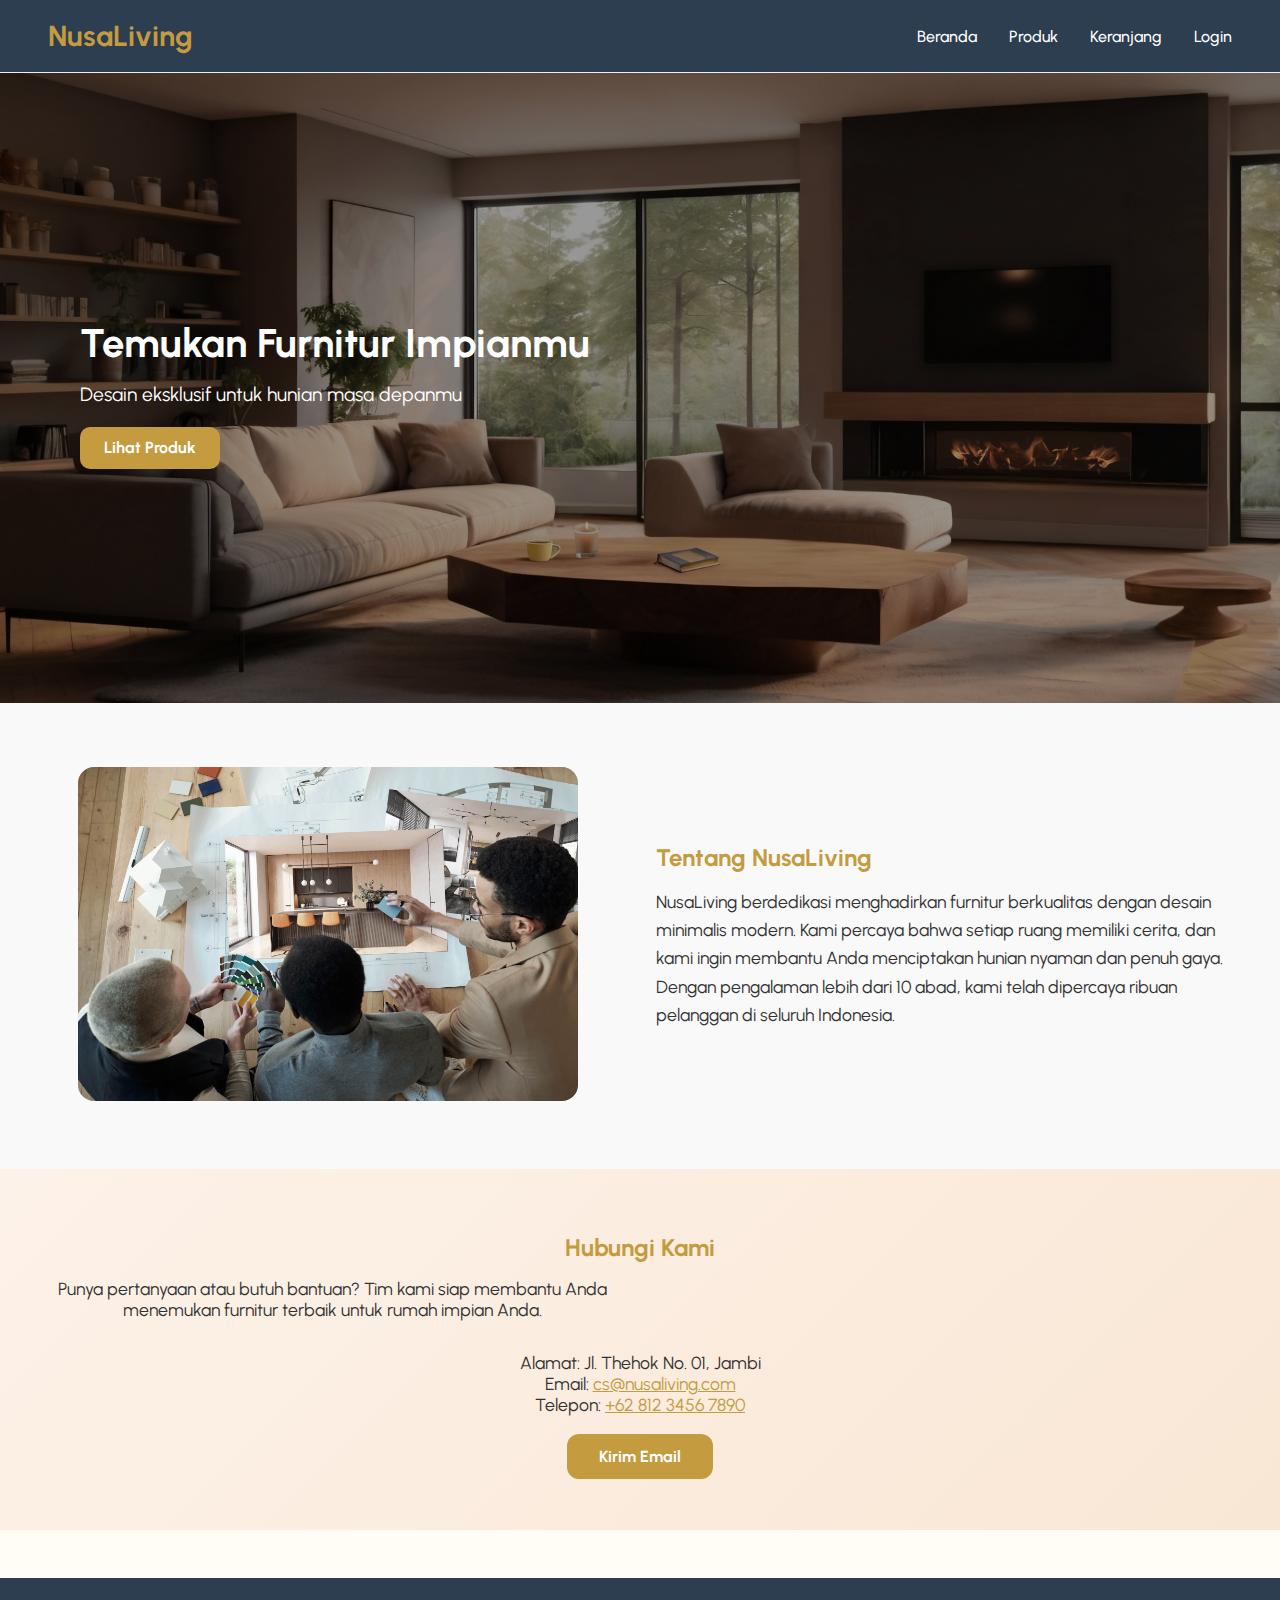
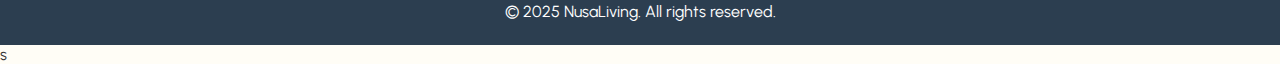
<file: index.html>
<!DOCTYPE html>
<html lang="id">
<head>
  <meta charset="UTF-8" />
  <meta name="viewport" content="width=device-width, initial-scale=1.0"/>
  <title>Beranda - NusaLiving</title>
  <link rel="stylesheet" href="style.css" />
  <link href="https://fonts.googleapis.com/css2?family=Urbanist:wght@400;600;700&display=swap" rel="stylesheet">
</head>
<body>
  <!-- Header -->
  <header>
    <div class="brand">NusaLiving</div>
    <nav>
      <ul>
        <li><a href="index.html">Beranda</a></li>
        <li><a href="produk.html">Produk</a></li>
        <li><a href="keranjang.html">Keranjang</a></li>
        <li><a href="login.html">Login</a></li>
      </ul>
    </nav>
  </header>
  
  <!-- Hero Section -->
  <section class="hero">
    <div class="hero-text">
      <h1>Temukan Furnitur Impianmu</h1>
      <p>Desain eksklusif untuk hunian masa depanmu</p>
      <a href="produk.html" class="cta">Lihat Produk</a>
    </div>
  </section>

  <!-- Tentang Kami -->
  <section style="padding: 4rem 2rem; display: flex; flex-wrap: wrap; align-items: center; gap: 2rem; background-color: #f9f9f9;">
    <div style="flex: 1; min-width: 280px; text-align: center;">
      <img src="img/tentang.jpg" alt="Tentang Kami" style="width: 100%; max-width: 500px; border-radius: 16px;"/>
    </div>
    <div style="flex: 1; min-width: 280px; text-align: left;">
      <h2 style="color: #c49b3f; margin-bottom: 1rem;">Tentang NusaLiving</h2>
      <p style="font-size: 1.1rem; line-height: 1.6;">
        NusaLiving berdedikasi menghadirkan furnitur berkualitas dengan desain minimalis modern.
        Kami percaya bahwa setiap ruang memiliki cerita, dan kami ingin membantu Anda menciptakan hunian nyaman dan penuh gaya.
        Dengan pengalaman lebih dari 10 abad, kami telah dipercaya ribuan pelanggan di seluruh Indonesia.
      </p>
    </div>
  </section>

  <!-- Kontak -->
  <section style="padding: 4rem 2rem; text-align: center; background: linear-gradient(135deg, #fdf2e9, #f9e7d5);">
    <h2 style="color: #c49b3f; margin-bottom: 1rem;">Hubungi Kami</h2>
    <p style="font-size: 1.1rem; max-width: 600px; margin: auto 0 2rem;">
      Punya pertanyaan atau butuh bantuan? Tim kami siap membantu Anda menemukan furnitur terbaik untuk rumah impian Anda.
    </p>
    <p style="font-size: 1.1rem;">Alamat: Jl. Thehok No. 01, Jambi</p>
    <p style="font-size: 1.1rem;">Email: <a href="mailto:cs@nusliving.com" style="color: #c49b3f; text-decoration: underline;">cs@nusaliving.com</a></p>
    <p style="font-size: 1.1rem;">Telepon: <a href="tel:+6281234567890" style="color: #c49b3f; text-decoration: underline;">+62 812 3456 7890</a></p>
    <div style="margin-top: 2rem;">
      <a href="mailto:cs@nusliving.com" style="background-color: #c49b3f; color: white; padding: 0.8rem 2rem; border-radius: 12px; font-weight: 700; text-decoration: none;">Kirim Email</a>
    </div>
  </section>

  <!-- Footer -->
  <footer>
    <p>&copy; 2025 NusaLiving. All rights reserved.</p>
  </footer>s
</body>
</html>
</file>
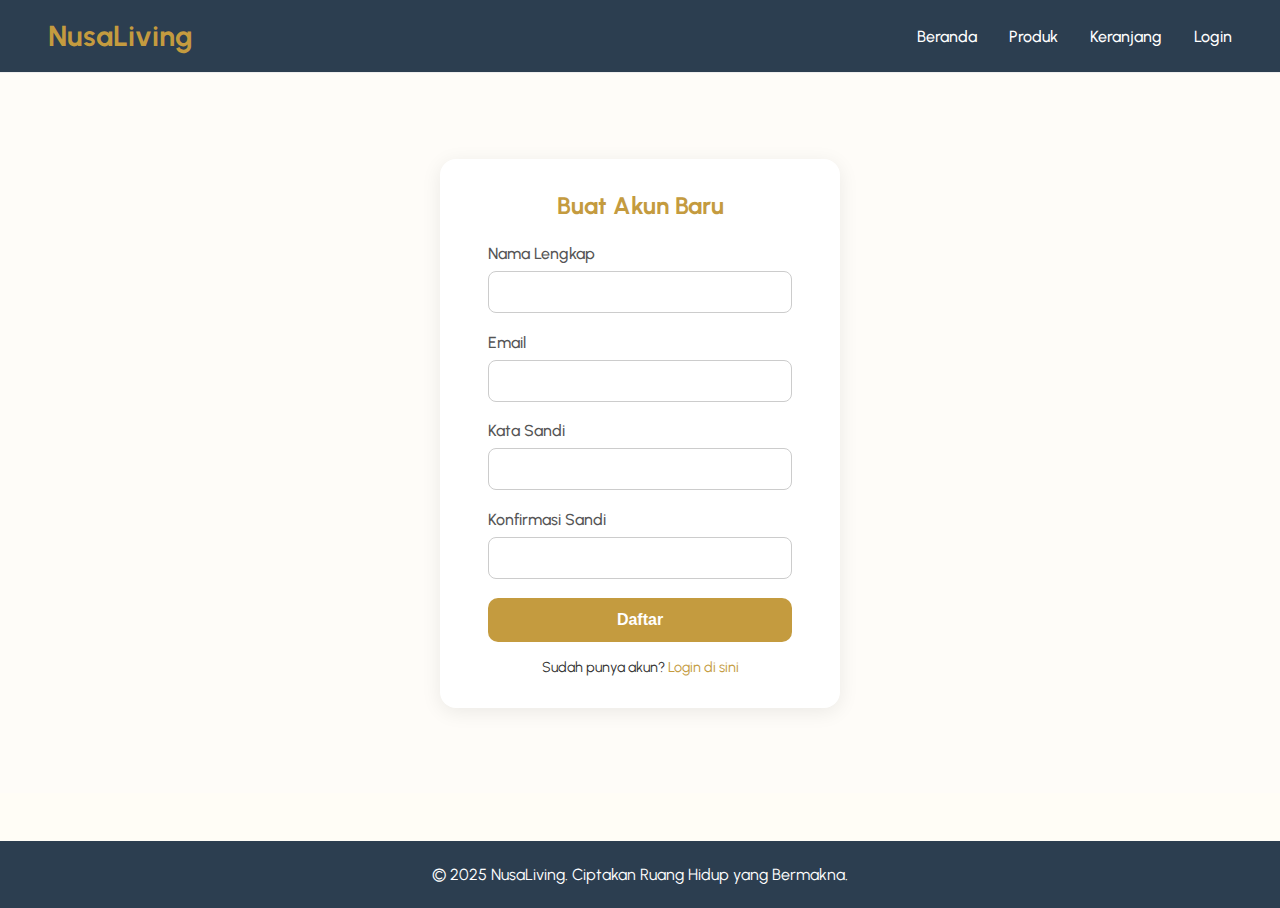
<file: daftar.html>
<!DOCTYPE html>
<html lang="id">
<head>
  <meta charset="UTF-8" />
  <meta name="viewport" content="width=device-width, initial-scale=1.0"/>
  <title>Daftar - NusaLiving</title>
  <link rel="stylesheet" href="style.css" />
  <link href="https://fonts.googleapis.com/css2?family=Urbanist:wght@400;700&display=swap" rel="stylesheet"/>
  <style>
    .login-section {
      min-height: 80vh;
      display: flex;
      justify-content: center;
      align-items: center;
      background-color: #fefcf8;
    }

    .login-box {
      background: #fff;
      padding: 2rem 3rem;
      border-radius: 16px;
      box-shadow: 0 4px 20px rgba(0,0,0,0.08);
      max-width: 400px;
      width: 100%;
    }

    .login-box h2 {
      text-align: center;
      margin-bottom: 1.5rem;
      color: #c49b3f;
    }

    .login-box label {
      display: block;
      margin-bottom: 0.5rem;
      font-weight: 500;
      color: #555;
    }

    .login-box input {
      width: 100%;
      padding: 0.7rem;
      margin-bottom: 1.2rem;
      border: 1px solid #ccc;
      border-radius: 8px;
      font-size: 1rem;
    }

    .login-box button {
      width: 100%;
      background-color: #c49b3f;
      color: white;
      padding: 0.8rem;
      border: none;
      border-radius: 10px;
      font-weight: bold;
      font-size: 1rem;
      cursor: pointer;
      transition: background 0.3s;
    }

    .login-box button:hover {
      background-color: #a4822e;
    }

    .register-link {
      text-align: center;
      margin-top: 1rem;
      font-size: 0.9rem;
    }

    .register-link a {
      color: #c49b3f;
      text-decoration: none;
    }

    .register-link a:hover {
      text-decoration: underline;
    }
  </style>
</head>
<body>
  <header>
    <div class="brand">NusaLiving</div>
    <nav>
      <ul>
        <li><a href="index.html">Beranda</a></li>
        <li><a href="produk.html">Produk</a></li>
        <li><a href="keranjang.html">Keranjang</a></li>
        <li><a href="login.html">Login</a></li>
      </ul>
    </nav>
  </header>

  <section class="login-section">
    <div class="login-box">
      <h2>Buat Akun Baru</h2>
      <form>
        <label for="nama">Nama Lengkap</label>
        <input type="text" id="nama" name="nama" required />

        <label for="email">Email</label>
        <input type="email" id="email" name="email" required />

        <label for="password">Kata Sandi</label>
        <input type="password" id="password" name="password" required />

        <label for="confirm-password">Konfirmasi Sandi</label>
        <input type="password" id="confirm-password" name="confirm-password" required />

        <button type="submit">Daftar</button>

        <div class="register-link">
          Sudah punya akun? <a href="login.html">Login di sini</a>
        </div>
      </form>
    </div>
  </section>

  <footer>
    <p>&copy; 2025 NusaLiving. Ciptakan Ruang Hidup yang Bermakna.</p>
  </footer>
</body>
</html>
</file>
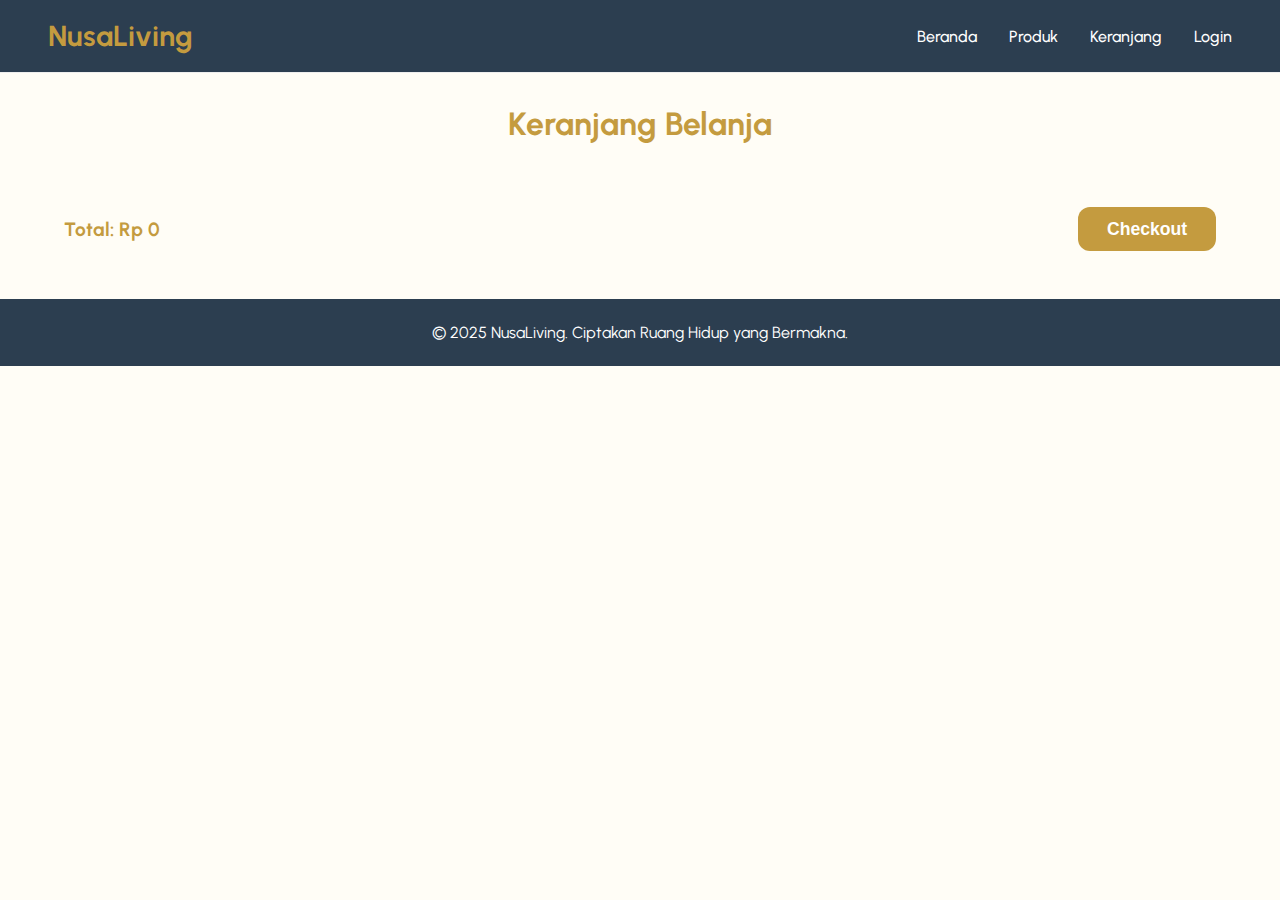
<file: keranjang.html>
<!DOCTYPE html>
<html lang="id">
<head>
  <meta charset="UTF-8" />
  <meta name="viewport" content="width=device-width, initial-scale=1" />
  <title>Keranjang - NusaLiving</title>
  <link rel="stylesheet" href="style.css" />
  <link href="https://fonts.googleapis.com/css2?family=Urbanist:wght@400;700&display=swap" rel="stylesheet"/>
  <style>
    /* CSS keranjang kamu tetap seperti semula... (tidak saya ubah) */
    .cart-table tbody tr {
      display: grid;
      grid-template-columns: 1fr 120px 160px 100px 100px;
      align-items: center;
      gap: 10px;
      padding: 1rem 0;
      border-bottom: 1px solid #eee;
    }

    .cart-table tbody tr td:nth-child(1) {
      font-weight: 600;
      font-size: 1.05rem;
      padding-left: 0.5rem;
    }

    .cart-table tbody tr td:nth-child(2),
    .cart-table tbody tr td:nth-child(4) {
      color: #c49b3f;
      font-weight: 700;
      text-align: center;
    }

    .quantity-control {
      display: flex;
      align-items: center;
      justify-content: center;
      gap: 6px;
    }

    .quantity-control button {
      width: 30px;
      height: 30px;
      border-radius: 6px;
      border: 1px solid #c49b3f;
      background: white;
      color: #c49b3f;
      font-weight: 700;
      cursor: pointer;
      transition: background-color 0.2s;
    }

    .quantity-control button:hover {
      background-color: #c49b3f;
      color: white;
    }

    .quantity-control span {
      font-weight: 600;
      width: 30px;
      text-align: center;
      display: inline-block;
    }

    .delete-btn {
      background-color: #e74c3c;
      border: none;
      padding: 6px 12px;
      color: white;
      font-weight: 600;
      border-radius: 8px;
      cursor: pointer;
      transition: background-color 0.3s;
      font-size: 0.9rem;
    }

    .delete-btn:hover {
      background-color: #c0392b;
    }

    .cart-summary {
      width: 90%;
      margin: 2rem auto;
      display: flex;
      justify-content: space-between;
      align-items: center;
      font-weight: 700;
      font-size: 1.2rem;
      color: #c49b3f;
    }

    .checkout-btn {
      background-color: #c49b3f;
      color: white;
      padding: 0.7rem 1.8rem;
      border-radius: 12px;
      font-weight: 700;
      border: none;
      cursor: pointer;
      transition: background-color 0.3s;
      font-size: 1.1rem;
    }

    .checkout-btn:hover {
      background-color: #a4822e;
    }
  </style>
</head>
<body>
  <header>
    <div class="brand">NusaLiving</div>
    <nav>
      <ul>
        <li><a href="index.html">Beranda</a></li>
        <li><a href="produk.html">Produk</a></li>
        <li><a href="keranjang.html">Keranjang</a></li>
        <li><a href="login.html">Login</a></li>
      </ul>
    </nav>
  </header>

  <main>
    <h1 style="text-align:center; margin: 2rem 0; color:#c49b3f;">Keranjang Belanja</h1>

    <table class="cart-table" style="width: 90%; margin: auto; border-collapse: collapse;">
      <thead style="display: none;"></thead>
      <tbody id="keranjang-body">
        <!-- Barang ditambahkan lewat script -->
      </tbody>
    </table>

    <section class="cart-summary">
      <div id="total-harga">Total: Rp 0</div>
      <button class="checkout-btn" disabled>Checkout</button>
    </section>
  </main>

  <footer>
    <p>&copy; 2025 NusaLiving. Ciptakan Ruang Hidup yang Bermakna.</p>
  </footer>

  <script>
    const keranjang = JSON.parse(localStorage.getItem('keranjang')) || {};
    const tbody = document.getElementById('keranjang-body');
    const totalEl = document.getElementById('total-harga');
    const checkoutBtn = document.querySelector('.checkout-btn');
    let total = 0;

    for (let nama in keranjang) {
      const item = keranjang[nama];
      const tr = document.createElement('tr');
      tr.innerHTML = `
        <td>${nama}</td>
        <td>Rp ${item.harga.toLocaleString()}</td>
        <td>
          <div class="quantity-control">
            <button class="kurang" data-nama="${nama}">-</button>
            <span>${item.jumlah}</span>
            <button class="tambah" data-nama="${nama}">+</button>
          </div>
        </td>
        <td>Rp ${(item.harga * item.jumlah).toLocaleString()}</td>
        <td><button class="delete-btn" data-nama="${nama}">Hapus</button></td>
      `;
      tbody.appendChild(tr);
      total += item.harga * item.jumlah;
    }

    totalEl.innerText = `Total: Rp ${total.toLocaleString()}`;
    checkoutBtn.disabled = total === 0;

    tbody.addEventListener('click', e => {
      const nama = e.target.dataset.nama;
      if (!nama) return;

      if (e.target.classList.contains('tambah')) {
        keranjang[nama].jumlah++;
      } else if (e.target.classList.contains('kurang')) {
        keranjang[nama].jumlah = Math.max(1, keranjang[nama].jumlah - 1);
      } else if (e.target.classList.contains('delete-btn')) {
        delete keranjang[nama];
      }

      localStorage.setItem('keranjang', JSON.stringify(keranjang));
      location.reload();
    });
  </script>
</body>
</html>
</file>
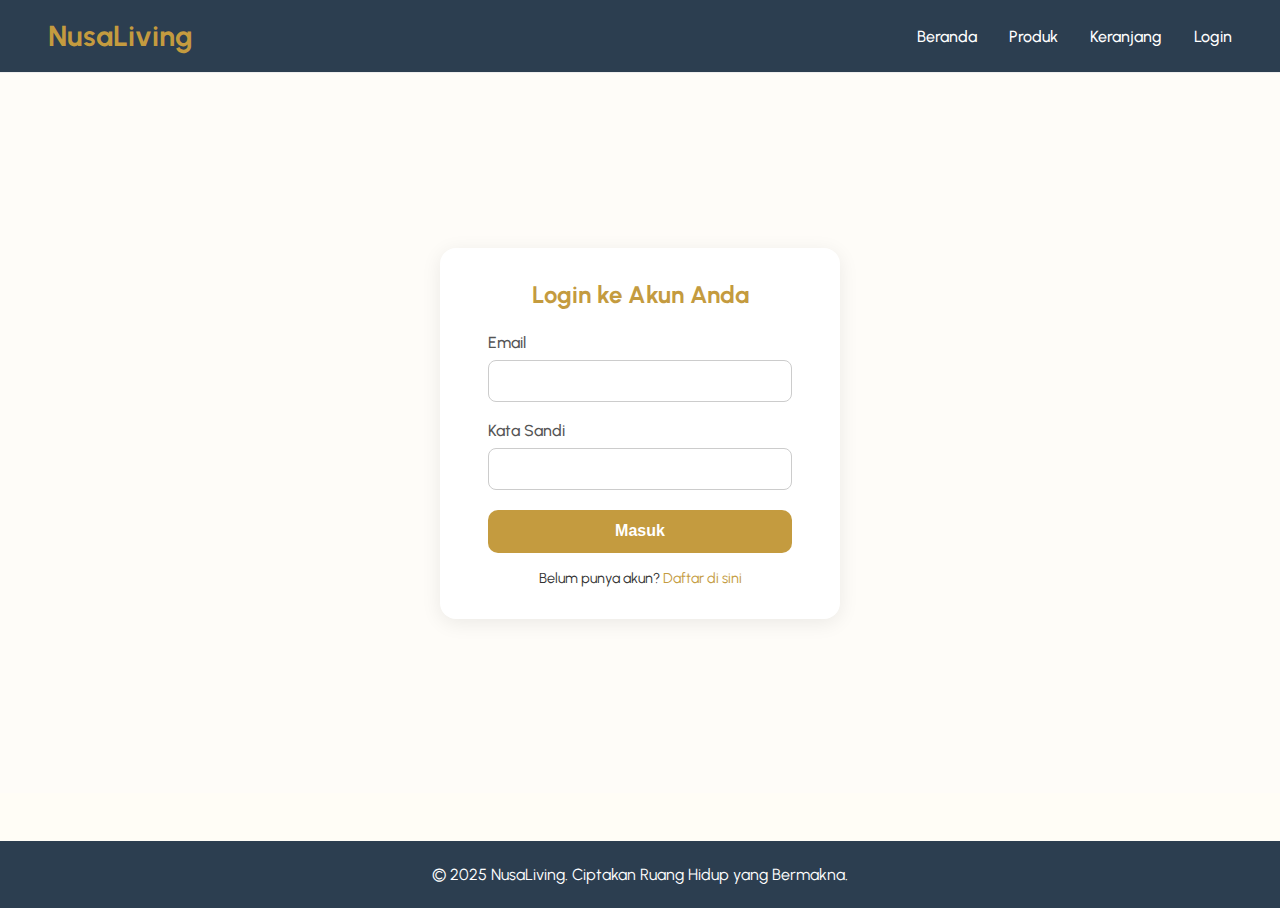
<file: login.html>
<!DOCTYPE html>
<html lang="id">
<head>
  <meta charset="UTF-8" />
  <meta name="viewport" content="width=device-width, initial-scale=1.0"/>
  <title>Login - NusaLiving</title>
  <link rel="stylesheet" href="style.css" />
  <link href="https://fonts.googleapis.com/css2?family=Urbanist:wght@400;700&display=swap" rel="stylesheet"/>
  <style>
    .login-section {
      min-height: 80vh;
      display: flex;
      justify-content: center;
      align-items: center;
      background-color: #fefcf8;
    }

    .login-box {
      background: #fff;
      padding: 2rem 3rem;
      border-radius: 16px;
      box-shadow: 0 4px 20px rgba(0,0,0,0.08);
      max-width: 400px;
      width: 100%;
    }

    .login-box h2 {
      text-align: center;
      margin-bottom: 1.5rem;
      color: #c49b3f;
    }

    .login-box label {
      display: block;
      margin-bottom: 0.5rem;
      font-weight: 500;
      color: #555;
    }

    .login-box input {
      width: 100%;
      padding: 0.7rem;
      margin-bottom: 1.2rem;
      border: 1px solid #ccc;
      border-radius: 8px;
      font-size: 1rem;
    }

    .login-box button {
      width: 100%;
      background-color: #c49b3f;
      color: white;
      padding: 0.8rem;
      border: none;
      border-radius: 10px;
      font-weight: bold;
      font-size: 1rem;
      cursor: pointer;
      transition: background 0.3s;
    }

    .login-box button:hover {
      background-color: #a4822e;
    }

    .register-link {
      text-align: center;
      margin-top: 1rem;
      font-size: 0.9rem;
    }

    .register-link a {
      color: #c49b3f;
      text-decoration: none;
    }

    .register-link a:hover {
      text-decoration: underline;
    }
  </style>
</head>
<body>
  <header>
    <div class="brand">NusaLiving</div>
    <nav>
      <ul>
        <li><a href="index.html">Beranda</a></li>
        <li><a href="produk.html">Produk</a></li>
        <li><a href="keranjang.html">Keranjang</a></li>
        <li><a href="login.html">Login</a></li>
      </ul>
    </nav>
  </header>

  <section class="login-section">
    <div class="login-box">
      <h2>Login ke Akun Anda</h2>
      <form>
        <label for="email">Email</label>
        <input type="email" id="email" name="email" placeholder="" required />

        <label for="password">Kata Sandi</label>
        <input type="password" id="password" name="password" placeholder="" required />

        <button type="submit">Masuk</button>

        <div class="register-link">
          Belum punya akun? <a href="daftar.html">Daftar di sini</a>
        </div>
      </form>
    </div>
  </section>

  <footer>
    <p>&copy; 2025 NusaLiving. Ciptakan Ruang Hidup yang Bermakna.</p>
  </footer>
</body>
</html>
</file>
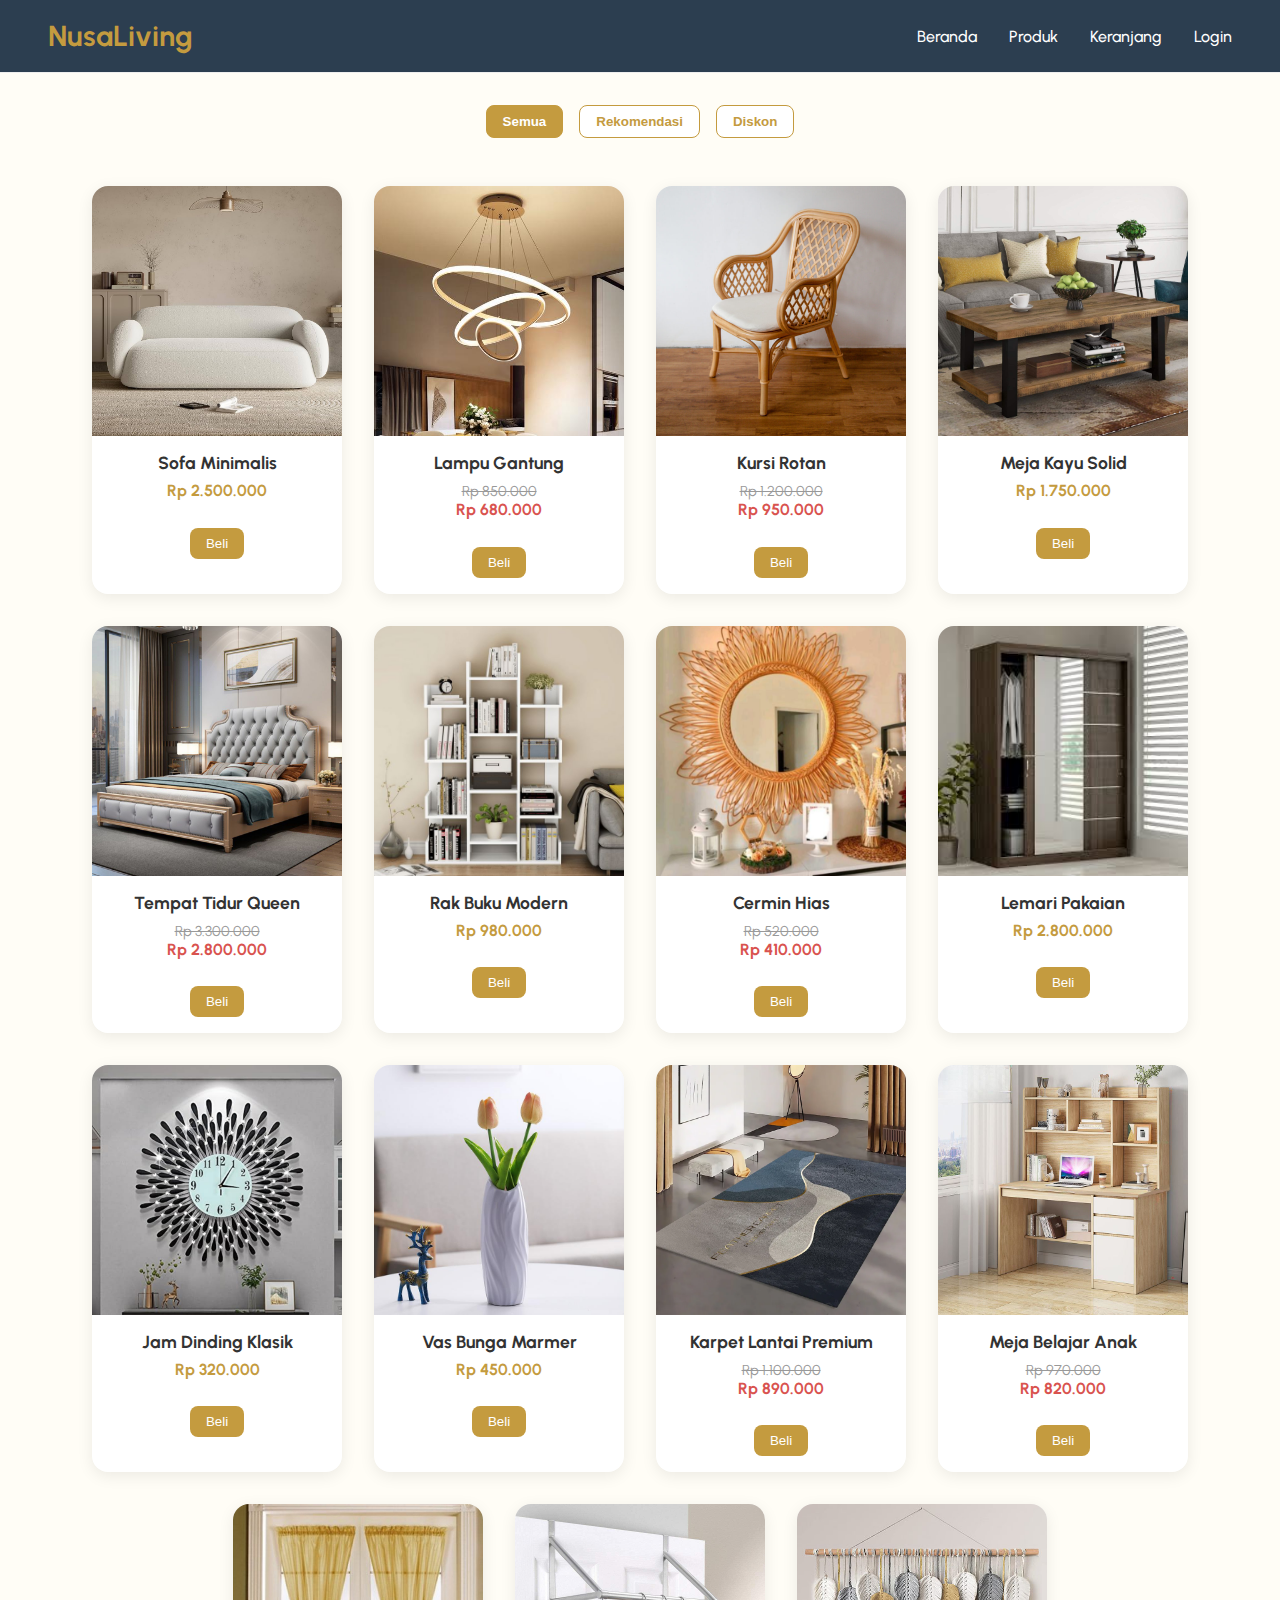
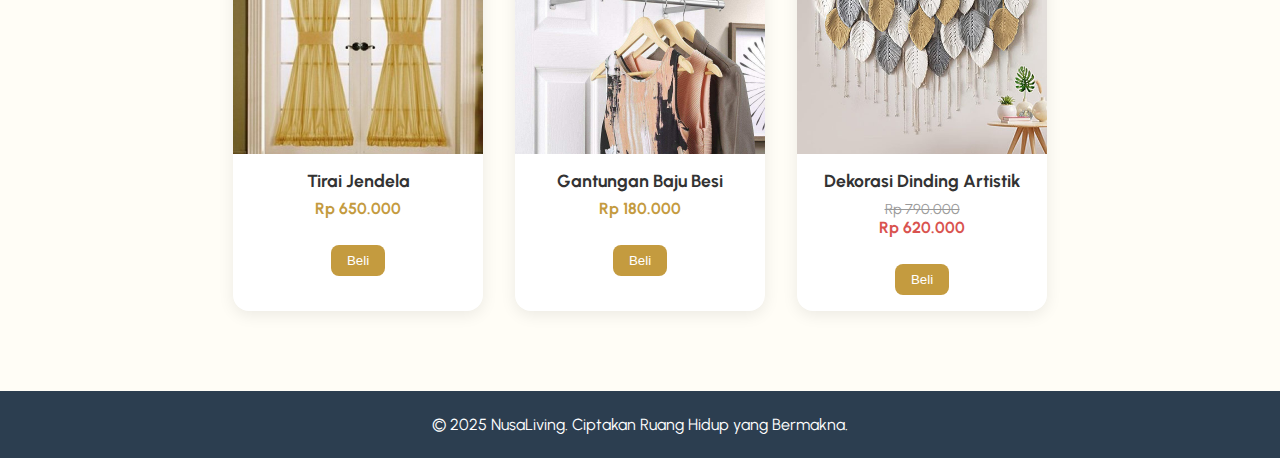
<file: produk.html>
<!DOCTYPE html>
<html lang="id">
<head>
  <meta charset="UTF-8" />
  <meta name="viewport" content="width=device-width, initial-scale=1.0"/>
  <title>Produk - NusaLiving</title>
  <link href="https://fonts.googleapis.com/css2?family=Urbanist:wght@400;600;700&display=swap" rel="stylesheet">
  <link rel="stylesheet" href="style.css">
</head>
<body>

  <header>
    <div class="brand">NusaLiving</div>
    <nav>
      <ul>
        <li><a href="index.html">Beranda</a></li>
        <li><a href="produk.html">Produk</a></li>
        <li><a href="keranjang.html">Keranjang</a></li>
        <li><a href="login.html">Login</a></li>
      </ul>
    </nav>
  </header>

  <section class="filter-bar">
    <button class="filter active" data-filter="semua">Semua</button>
    <button class="filter" data-filter="rekomendasi">Rekomendasi</button>
    <button class="filter" data-filter="diskon">Diskon</button>
  </section>

  <section class="products">
    <!-- Contoh produk -->
    <div class="product-card" data-kategori="rekomendasi">
      <img src="img/sofaminimalis.jpg" alt="Sofa Minimalis">
      <div class="info">
        <h3>Sofa Minimalis</h3>
        <p class="price">Rp 2.500.000</p>
        <button class="btn-beli">Beli</button>
      </div>
    </div>

    <div class="product-card" data-kategori="diskon">
      <img src="img/lampugantung.jpg" alt="Lampu Gantung">
      <div class="info">
        <h3>Lampu Gantung</h3>
        <p class="price">
          <span class="old-price">Rp 850.000</span><br>
          <span class="new-price">Rp 680.000</span>
        </p>
        <button class="btn-beli">Beli</button>
      </div>
    </div>

    <div class="product-card" data-kategori="diskon">
      <img src="img/kursirotan.jpg" alt="Kursi Rotan">
      <div class="info">
        <h3>Kursi Rotan</h3>
        <p class="price">
          <span class="old-price">Rp 1.200.000</span><br>
          <span class="new-price">Rp 950.000</span>
        </p>
        <button class="btn-beli">Beli</button>
      </div>
    </div>

    <div class="product-card" data-kategori="rekomendasi">
      <img src="img/mejakayu.jpg" alt="Meja Kayu">
      <div class="info">
        <h3>Meja Kayu Solid</h3>
        <p class="price">Rp 1.750.000</p>
        <button class="btn-beli">Beli</button>
      </div>
    </div>

    <div class="product-card" data-kategori="diskon">
      <img src="img/tempattidur.jpg" alt="Tempat Tidur">
      <div class="info">
        <h3>Tempat Tidur Queen</h3>
        <p class="price">
          <span class="old-price">Rp 3.300.000</span><br>
          <span class="new-price">Rp 2.800.000</span>
        </p>
        <button class="btn-beli">Beli</button>
      </div>
    </div>

    <div class="product-card">
      <img src="img/rakbuku.jpg" alt="Rak Buku">
      <div class="info">
        <h3>Rak Buku Modern</h3>
        <p class="price">Rp 980.000</p>
        <button class="btn-beli">Beli</button>
      </div>
    </div>

    <div class="product-card" data-kategori="diskon">
      <img src="img/cermin.jpg" alt="Cermin Hias">
      <div class="info">
        <h3>Cermin Hias</h3>
        <p class="price">
          <span class="old-price">Rp 520.000</span><br>
          <span class="new-price">Rp 410.000</span>
        </p>
        <button class="btn-beli">Beli</button>
      </div>
    </div>

    <div class="product-card">
      <img src="img/lemaripakaian.jpg" alt="Lemari Pakaian">
      <div class="info">
        <h3>Lemari Pakaian</h3>
        <p class="price">Rp 2.800.000</p>
        <button class="btn-beli">Beli</button>
      </div>
    </div>

    <div class="product-card">
      <img src="img/jamdinding.jpg" alt="Jam Dinding">
      <div class="info">
        <h3>Jam Dinding Klasik</h3>
        <p class="price">Rp 320.000</p>
        <button class="btn-beli">Beli</button>
      </div>
    </div>

    <div class="product-card" data-kategori="rekomendasi">
      <img src="img/vasbunga.jpg" alt="Vas Bunga">
      <div class="info">
        <h3>Vas Bunga Marmer</h3>
        <p class="price">Rp 450.000</p>
        <button class="btn-beli">Beli</button>
      </div>
    </div>

    <div class="product-card" data-kategori="diskon">
      <img src="img/karpetlantai.png" alt="Karpet Lantai">
      <div class="info">
        <h3>Karpet Lantai Premium</h3>
        <p class="price">
          <span class="old-price">Rp 1.100.000</span><br>
          <span class="new-price">Rp 890.000</span>
        </p>
        <button class="btn-beli">Beli</button>
      </div>
    </div>

    <div class="product-card" data-kategori="diskon">
      <img src="img/mejabelajaranak.jpg" alt="Meja Belajar">
      <div class="info">
        <h3>Meja Belajar Anak</h3>
        <p class="price">
          <span class="old-price">Rp 970.000</span><br>
          <span class="new-price">Rp 820.000</span>
        </p>
        <button class="btn-beli">Beli</button>
      </div>
    </div>

    <div class="product-card">
      <img src="img/tiraijendela.jpg" alt="Tirai Jendela">
      <div class="info">
        <h3>Tirai Jendela</h3>
        <p class="price">Rp 650.000</p>
        <button class="btn-beli">Beli</button>
      </div>
    </div>

    <div class="product-card">
      <img src="img/gantunganbesi.jpg" alt="Gantungan Baju">
      <div class="info">
        <h3>Gantungan Baju Besi</h3>
        <p class="price">Rp 180.000</p>
        <button class="btn-beli">Beli</button>
      </div>
    </div>

    <div class="product-card" data-kategori="diskon">
      <img src="img/dekorasidinding1.jpg" alt="Dekorasi Dinding">
      <div class="info">
        <h3>Dekorasi Dinding Artistik</h3>
        <p class="price">
          <span class="old-price">Rp 790.000</span><br>
          <span class="new-price">Rp 620.000</span>
        </p>
        <button class="btn-beli">Beli</button>
      </div>
    </div>
    
  </section>

  <footer>
    <p>© 2025 NusaLiving. Ciptakan Ruang Hidup yang Bermakna.</p>
  </footer>

  <script>
    // FILTER PRODUK
    const filterButtons = document.querySelectorAll('.filter');
    const productCards = document.querySelectorAll('.product-card');

    filterButtons.forEach(button => {
      button.addEventListener('click', () => {
        filterButtons.forEach(btn => btn.classList.remove('active'));
        button.classList.add('active');
        const kategori = button.dataset.filter;

        productCards.forEach(card => {
          const kategoriCard = card.getAttribute('data-kategori');
          if (kategori === 'semua') {
            card.style.display = 'block';
          } else if (kategoriCard === kategori) {
            card.style.display = 'block';
          } else {
            card.style.display = 'none';
          }
        });
      });
    });

    // TAMBAH KE KERANJANG
    document.querySelectorAll('.btn-beli').forEach(button => {
      button.addEventListener('click', (e) => {
        const card = e.target.closest('.product-card');
        const nama = card.querySelector('h3').innerText;
        const hargaText = card.querySelector('.new-price')?.innerText || card.querySelector('.price').innerText;
        const harga = parseInt(hargaText.replace(/[^\d]/g, ''));

        let keranjang = JSON.parse(localStorage.getItem('keranjang')) || {};

        if (keranjang[nama]) {
          keranjang[nama].jumlah += 1;
        } else {
          keranjang[nama] = { harga: harga, jumlah: 1 };
        }

        localStorage.setItem('keranjang', JSON.stringify(keranjang));
        alert(`${nama} telah ditambahkan ke keranjang!`);
      });
    });
  </script>

</body>
</html>
</file>
<file: style.css>
* {
  margin: 0;
  padding: 0;
  box-sizing: border-box;
}

body {
  font-family: 'Urbanist', sans-serif;
  background-color: #FFFDF6;
  color: #333;
}

/* Header */
header {
  background-color: #2c3e50;
  padding: 1.2rem 3rem;
  display: flex;
  justify-content: space-between;
  align-items: center;
  border-bottom: 1px solid #eee;
  position: sticky;
  top: 0;
  z-index: 100;
}

.brand {
  font-size: 1.8rem;
  font-weight: 700;
  color: #c49b3f;
}

nav ul {
  display: flex;
  list-style: none;
  gap: 2rem;
}

nav a {
  text-decoration: none;
  color: #ffffff;
  font-weight: 500;
  transition: color 0.3s;
}

nav a:hover {
  color: #c49b3f;
}

/* Hero Section dengan gambar latar */
.hero {
  background: url('img/beranda.png') center/cover no-repeat;
  height: 70vh;
  display: flex;
  align-items: center;
  justify-content: flex-start;
  padding-left: 5rem;
  position: relative;
  color: white;
  overflow: hidden;
}

.hero::after {
  content: '';
  position: absolute;
  inset: 0;
  background: rgba(0, 0, 0, 0.4);
}

.hero-text {
  position: relative;
  z-index: 1;
}

.hero h1 {
  font-size: 2.5rem;
  margin-bottom: 1rem;
}

.hero p {
  font-size: 1.2rem;
  margin-bottom: 2rem;
}

.cta {
  background-color: #c49b3f;
  color: white;
  padding: 0.7rem 1.5rem;
  border-radius: 10px;
  text-decoration: none;
  font-weight: bold;
  transition: background 0.3s;
  border: none;
  cursor: pointer;
}

.cta:hover {
  background-color: #a4822e;
}

/* Filter Bar */
.filter-bar {
  display: flex;
  justify-content: center;
  gap: 1rem;
  margin: 2rem auto 1rem;
  flex-wrap: wrap;
}

.filter {
  border: 1px solid #c49b3f;
  background: white;
  padding: 0.5rem 1rem;
  border-radius: 8px;
  cursor: pointer;
  color: #c49b3f;
  font-weight: 600;
  transition: all 0.3s;
  text-decoration: none;
}

.filter:hover,
.filter.active {
  background-color: #c49b3f;
  color: white;
}

/* Produk */
.products {
  display: flex;
  flex-wrap: wrap;
  justify-content: center;
  gap: 2rem;
  padding: 2rem 3rem;
}

.product-card {
  background-color: white;
  border-radius: 16px;
  overflow: hidden;
  box-shadow: 0 4px 16px rgba(0, 0, 0, 0.08);
  transition: transform 0.3s;
  width: 250px;
}

.product-card:hover {
  transform: translateY(-6px);
}

.product-card img {
  width: 100%;
  height: 250px;
  object-fit: cover;
  display: block;
}

.product-card .info {
  padding: 1rem;
  text-align: center;
}

.product-card h3 {
  font-size: 1.1rem;
  margin-bottom: 0.5rem;
}

.price {
  color: #c49b3f;
  font-weight: bold;
  margin-bottom: 0.7rem;
}

.old-price {
  text-decoration: line-through;
  color: #999;
  font-weight: normal;
  font-size: 0.9rem;
}

.new-price {
  color: #d9534f;
  font-weight: bold;
}

.btn-beli {
  margin-top: 1rem;
  background-color: #c49b3f;
  color: white;
  border: none;
  padding: 0.5rem 1rem;
  border-radius: 8px;
  cursor: pointer;
  transition: background 0.3s;
}

.btn-beli:hover {
  background-color: #a4822e;
}

/* Footer */
footer {
  background: #2c3e50;
  color: white;
  text-align: center;
  padding: 1.5rem;
  margin-top: 3rem;
}

/* Filter Target Section */
.products-section {
  display: none;
}

#all:target,
#rekomendasi:target,
#diskon:target {
  display: block;
}

body:not(:has(:target)) #all {
  display: block;
}
</file>
